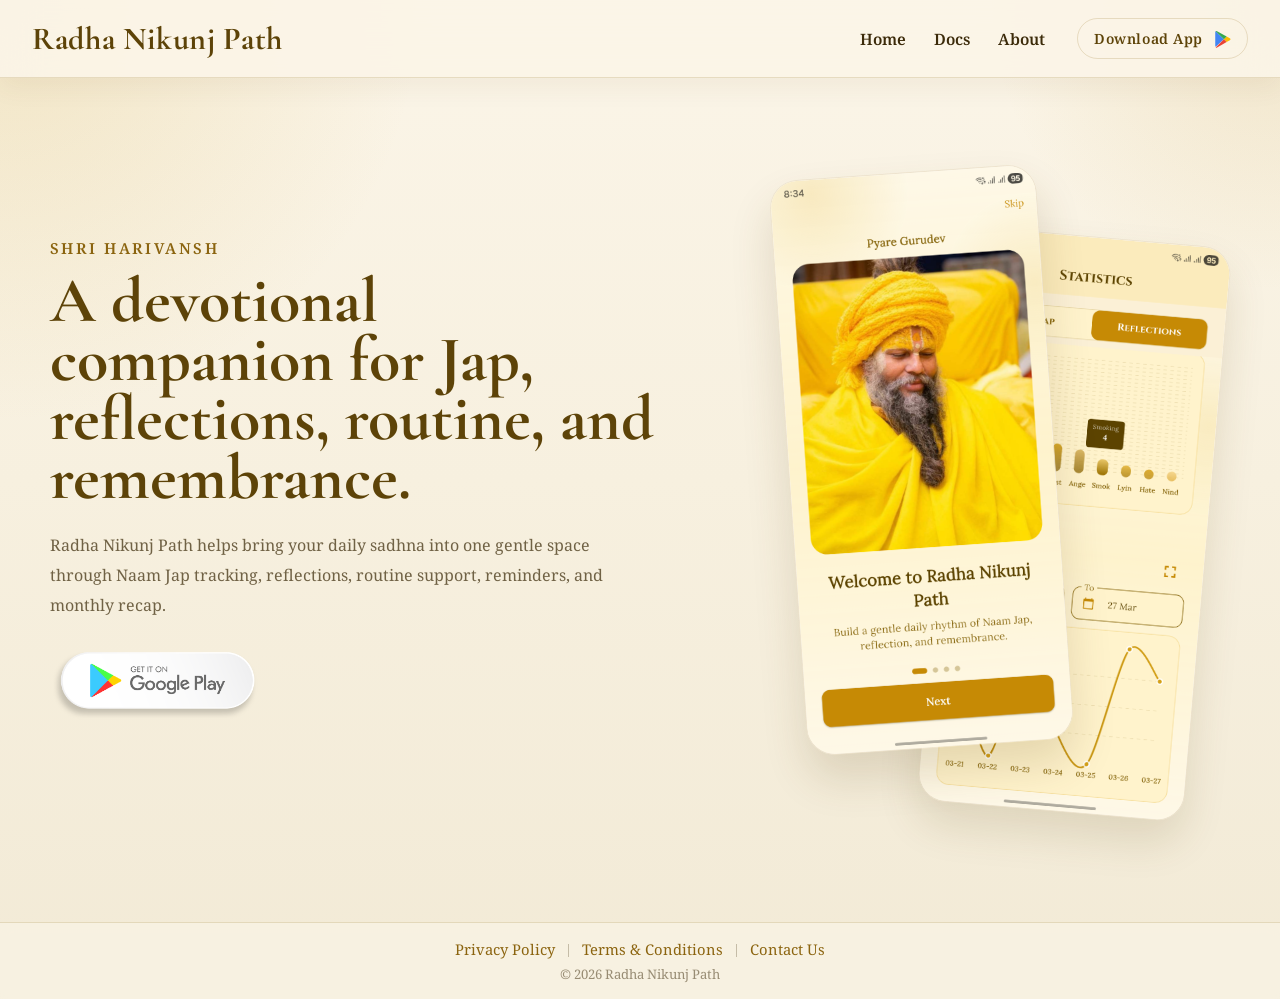
<file: index.html>
<!DOCTYPE html>
<html lang="en">
  <head>
    <meta charset="utf-8" />
    <link rel="icon" type="image/png" href="/favicon.png" />
    <meta name="viewport" content="width=device-width, initial-scale=1" />
    <meta name="theme-color" content="#f7f0df" />
    <meta name="robots" content="index, follow, max-image-preview:large, max-snippet:-1, max-video-preview:-1" />
    <meta
      name="description"
      content="Radha Nikunj Path is a devotional companion app for Shri Radha Naam with Naam Jap tracking, reflections, routine support, reminders, backup, and monthly recap."
    />
    <meta
      name="keywords"
      content="Radha Nikunj Path, Shri Radha Naam, Naam Jap app, Devotional app, Jap Counter, Reflections app, Routine app, Monthly recap, Jap reminders, Shri Hit Premanand Govind Sharan Ji Maharaj, Shri Hit Harivansh Mahaprabhu, Shri Vrindavan Dham, Rasik, Braj Ras, Shri Yamuna Ji, Shri Radha Vallabh Lal, Shri Hit Radha Keli Kunj"
    />
    <meta name="author" content="Radha Nikunj Path" />
    <meta property="og:site_name" content="Radha Nikunj Path" />
    <meta property="og:title" content="Radha Nikunj Path | Naam Jap, Reflections, Routine, and Monthly Recap" />
    <meta
      property="og:description"
      content="A devotional companion app for Shri Radha Naam with Naam Jap tracking, reflections, routine support, reminders, backup, and monthly recap."
    />
    <meta property="og:type" content="website" />
    <meta property="og:url" content="https://radhanikunjpath.github.io/" />
    <meta property="og:image" content="https://radhanikunjpath.github.io/assets/pyare-gurudev.png" />
    <meta name="twitter:card" content="summary_large_image" />
    <meta name="twitter:title" content="Radha Nikunj Path | Naam Jap, Reflections, Routine, and Monthly Recap" />
    <meta
      name="twitter:description"
      content="A devotional companion app for Shri Radha Naam with Naam Jap tracking, reflections, routine support, reminders, backup, and monthly recap."
    />
    <meta name="twitter:image" content="https://radhanikunjpath.github.io/assets/pyare-gurudev.png" />
    <link rel="canonical" href="https://radhanikunjpath.github.io/" />
    <link rel="apple-touch-icon" href="/favicon.png" />
    <link rel="manifest" href="/manifest.json" />
    <title>Radha Nikunj Path</title>
    <script type="application/ld+json" id="seo-json-ld">
        {
          "@context": "https://schema.org",
          "@graph": [
            {
              "@type": "Organization",
              "@id": "https://radhanikunjpath.github.io/#organization",
              "name": "Radha Nikunj Path",
              "url": "https://radhanikunjpath.github.io/",
              "logo": {
                "@type": "ImageObject",
                "url": "https://radhanikunjpath.github.io/favicon.png"
              },
              "image": "https://radhanikunjpath.github.io/assets/pyare-gurudev.png"
            },
            {
              "@type": "WebSite",
              "@id": "https://radhanikunjpath.github.io/#website",
              "url": "https://radhanikunjpath.github.io/",
              "name": "Radha Nikunj Path",
              "alternateName": ["Radha Nikunj Path App", "RadhaNikunjPath"],
              "description": "A devotional companion for Naam Jap, reflections, routine, reminders, and monthly recap.",
              "publisher": { "@id": "https://radhanikunjpath.github.io/#organization" },
              "inLanguage": "en"
            },
            {
              "@type": "SoftwareApplication",
              "@id": "https://radhanikunjpath.github.io/#app",
              "name": "Radha Nikunj Path",
              "applicationCategory": "ProductivityApplication",
              "operatingSystem": "Android",
              "url": "https://radhanikunjpath.github.io/",
              "image": "https://radhanikunjpath.github.io/assets/pyare-gurudev.png",
              "description": "A devotional companion app for Shri Radha Naam with Naam Jap tracking, reflections, routine support, reminders, backup, and monthly recap.",
              "author": { "@id": "https://radhanikunjpath.github.io/#organization" },
              "offers": {
                "@type": "Offer",
                "price": "0",
                "priceCurrency": "INR"
              }
            }
          ]
        }
    </script>
    <script type="module" crossorigin src="/assets/index-CwnNtDfx.js"></script>
    <link rel="stylesheet" crossorigin href="/assets/index-U_IDLNoP.css">
  </head>
  <body>
    <noscript>
      Radha Nikunj Path is a devotional companion app for Naam Jap, reflections, routine discipline, reminders, backup, and monthly recap.
      Visit Home, Docs, About, Privacy Policy, Terms and Conditions, and Contact Us from the navigation.
    </noscript>
    <div id="root"></div>
  </body>
</html>
</file>
<file: assets/index-U_IDLNoP.css>
@import"https://fonts.googleapis.com/css2?family=Cormorant+Garamond:wght@500;600;700&family=Noto+Serif:wght@400;500;600&display=swap";html,body,#root{margin:0;min-height:100%}body{min-height:100vh}a,button,input,textarea,select{font:inherit}:root{--rk-bg: #f7f0df;--rk-surface: rgba(255, 249, 237, .82);--rk-surface-strong: #fff8eb;--rk-primary: #8b640f;--rk-primary-deep: #5d4308;--rk-border: rgba(139, 100, 15, .18);--rk-text: #3c2b0a;--rk-text-soft: rgba(60, 43, 10, .72);--rk-shadow: 0 18px 40px rgba(85, 58, 12, .12)}*{box-sizing:border-box}html{scroll-behavior:smooth;scrollbar-width:none;-ms-overflow-style:none}html::-webkit-scrollbar{display:none}.app-shell{min-height:100vh;background:radial-gradient(circle at top left,rgba(214,180,86,.24),transparent 26%),radial-gradient(circle at top right,rgba(188,145,39,.16),transparent 18%),linear-gradient(180deg,#fbf5e8 0%,var(--rk-bg) 48%,#f2ead6 100%);color:var(--rk-text)}.page-stage{opacity:0;transform:translateY(10px);transition:opacity .18s ease,transform .18s ease}.page-stage.is-visible{opacity:1;transform:translateY(0)}.page-content{width:min(1180px,calc(100% - 40px));margin:0 auto;padding:0 0 80px}.hero-overline{margin:0 0 14px;font-family:"Noto Serif",serif;font-size:.95rem;font-weight:600;letter-spacing:.16em;text-transform:uppercase;color:var(--rk-primary)}.hero-title{max-width:800px;margin:0;font-family:Cormorant Garamond,"Noto Serif",serif;font-size:clamp(2.4rem,5vw,4.9rem);line-height:.92;font-weight:700;color:var(--rk-primary-deep)}.hero-copy{max-width:640px;margin:22px 0 0;font-family:"Noto Serif",Georgia,Times New Roman,serif;font-size:1rem;line-height:1.9;color:var(--rk-text-soft)}.hero-panel,.content-panel{background:var(--rk-surface);border:1px solid var(--rk-border);border-radius:30px;box-shadow:var(--rk-shadow);-webkit-backdrop-filter:blur(6px);backdrop-filter:blur(6px)}.hero-panel{padding:72px 56px}.content-panel{margin-top:28px;padding:36px 40px;min-height:180px}.content-panel h2{margin:0;font-family:Cormorant Garamond,"Noto Serif",serif;font-size:2rem;color:var(--rk-primary-deep)}.content-panel p,.content-panel li{font-family:"Noto Serif",Georgia,Times New Roman,serif;color:var(--rk-text-soft);font-size:1rem;line-height:1.9;letter-spacing:0;word-spacing:0}.section-kicker{margin:0 0 8px;font-family:"Noto Serif",serif;font-size:.8rem;font-weight:600;letter-spacing:.14em;text-transform:uppercase;color:var(--rk-primary)}.mahima-closing{margin:0;font-family:Cormorant Garamond,"Noto Serif",serif;font-size:clamp(1.3rem,3vw,1.8rem);font-weight:700;color:var(--rk-primary-deep);letter-spacing:.03em}@media(max-width:900px){.page-content{width:min(100% - 24px,1180px);padding-top:0}.hero-panel{padding:40px 24px}.content-panel{padding:28px 22px}}@media(max-width:480px){.hero-title{line-height:1}}.topbar{position:sticky;top:0;z-index:1000;display:flex;align-items:center;justify-content:space-between;gap:24px;padding:18px 32px;background:#fbf5e8eb;border-bottom:1px solid var(--rk-border);-webkit-backdrop-filter:blur(18px);backdrop-filter:blur(18px);box-shadow:0 10px 24px #634a150f}.brand-mark{background:none;border:0;padding:0;cursor:pointer;font-family:Cormorant Garamond,"Noto Serif",serif;font-size:2rem;font-weight:700;color:var(--rk-primary-deep);letter-spacing:.02em;white-space:nowrap;text-decoration:none}.topbar-right--desktop{display:flex;align-items:center;gap:32px}.topbar-nav{display:flex;align-items:center;justify-content:flex-end;gap:28px;flex-wrap:wrap}.topbar-link{background:none;border:0;padding:0;cursor:pointer;position:relative;font-family:"Noto Serif",serif;font-size:.98rem;font-weight:600;color:var(--rk-text);text-decoration:none;transition:color .18s ease,transform .18s ease}.topbar-link.is-active{color:var(--rk-primary-deep)}.topbar-link.is-active:after{transform:scaleX(1)}.topbar-link:after{content:"";position:absolute;left:0;bottom:-6px;width:100%;height:1px;background:var(--rk-primary);transform:scaleX(0);transform-origin:center;transition:transform .18s ease}.topbar-link:hover{color:var(--rk-primary-deep);transform:translateY(-1px)}.topbar-link:hover:after{transform:scaleX(1)}.download-app-btn{display:inline-flex;align-items:center;gap:10px;padding:10px 16px;border:1.5px solid var(--rk-border);border-radius:50px;background:transparent;color:var(--rk-primary-deep);font-family:"Noto Serif",serif;font-size:.88rem;font-weight:600;letter-spacing:.04em;text-decoration:none;white-space:nowrap;cursor:pointer;transition:border-color .18s ease,color .18s ease,transform .18s ease}.download-app-btn:hover{border-color:var(--rk-primary);color:var(--rk-primary);transform:translateY(-1px)}.download-app-btn:active{transform:translateY(0)}.download-app-btn .play-icon{width:18px;height:18px;flex-shrink:0}.topbar-mobile-actions{display:none;align-items:center;gap:12px}.download-app-btn--mobile{padding:8px 10px}.hamburger-btn{display:flex;flex-direction:column;justify-content:center;gap:5px;width:40px;height:40px;padding:8px;background:transparent;border:1.5px solid var(--rk-border);border-radius:10px;cursor:pointer;transition:border-color .18s ease,background .18s ease}.hamburger-btn:hover{border-color:var(--rk-primary);background:#8b640f0f}.hamburger-bar{display:block;width:100%;height:2px;border-radius:2px;background:var(--rk-primary-deep);transition:transform .26s cubic-bezier(.4,0,.2,1),opacity .2s ease,width .26s ease;transform-origin:center}.hamburger-btn.is-open .hamburger-bar:nth-child(1){transform:translateY(7px) rotate(45deg)}.hamburger-btn.is-open .hamburger-bar:nth-child(2){opacity:0;transform:scaleX(0)}.hamburger-btn.is-open .hamburger-bar:nth-child(3){transform:translateY(-7px) rotate(-45deg)}.mobile-backdrop{display:none;position:fixed;top:0;right:0;bottom:0;left:0;z-index:1100;background:#2818046b;opacity:0;transition:opacity .26s ease;pointer-events:none}.mobile-backdrop.is-open{opacity:1;pointer-events:auto}.mobile-drawer{display:none;position:fixed;top:0;right:0;bottom:0;z-index:1200;width:min(72vw,280px);flex-direction:column;background:#fffaf0;border-left:1px solid var(--rk-border);box-shadow:-8px 0 40px #553a0c29;transform:translate(100%);transition:transform .3s cubic-bezier(.4,0,.2,1);overflow-y:auto;overscroll-behavior:contain}.mobile-drawer.is-open{transform:translate(0)}.mobile-drawer-header{display:flex;align-items:center;justify-content:space-between;padding:20px 22px 16px;border-bottom:1px solid rgba(139,100,15,.14)}.mobile-drawer-brand{font-family:Cormorant Garamond,"Noto Serif",serif;font-size:1.3rem;font-weight:700;color:var(--rk-primary-deep)}.mobile-drawer-close{display:inline-flex;align-items:center;justify-content:center;width:34px;height:34px;border:1.5px solid var(--rk-border);border-radius:8px;background:transparent;color:var(--rk-text-soft);cursor:pointer;transition:border-color .16s ease,color .16s ease,background .16s ease}.mobile-drawer-close:hover{border-color:var(--rk-primary);color:var(--rk-primary-deep);background:#8b640f0f}.mobile-drawer-nav{display:flex;flex-direction:column;padding:16px 0;flex:1}.mobile-nav-link{display:flex;align-items:center;justify-content:space-between;width:100%;padding:14px 22px;background:transparent;border:0;border-bottom:1px solid rgba(139,100,15,.08);font-family:"Noto Serif",serif;font-size:1.05rem;font-weight:600;color:var(--rk-text);text-align:left;text-decoration:none;cursor:pointer;transition:background .16s ease,color .16s ease,padding-left .16s ease}.mobile-nav-link:last-child{border-bottom:0}.mobile-nav-link:hover{background:#8b640f0d;color:var(--rk-primary-deep);padding-left:28px}.mobile-nav-link.is-active{color:var(--rk-primary-deep);background:#8b640f12;font-weight:700}.mobile-drawer-footer{padding:18px 22px 28px;border-top:1px solid rgba(139,100,15,.14);display:flex;flex-direction:column;align-items:center;gap:16px}.mobile-download-btn{display:inline-flex;align-items:center;gap:10px;width:100%;padding:12px 18px;border:1.5px solid var(--rk-border);border-radius:50px;background:var(--rk-primary-deep);color:#fffaf0;font-family:"Noto Serif",serif;font-size:.92rem;font-weight:600;letter-spacing:.04em;text-decoration:none;justify-content:center;transition:background .18s ease,transform .18s ease}.mobile-download-btn:hover{background:var(--rk-primary);transform:translateY(-1px)}.mobile-download-btn .play-icon{width:18px;height:18px;flex-shrink:0}.mobile-drawer-closing{margin:0;font-family:Cormorant Garamond,"Noto Serif",serif;font-size:1rem;font-weight:600;color:var(--rk-primary);letter-spacing:.02em;text-align:center}@media(max-width:900px){.topbar-right--desktop{display:none}.topbar-mobile-actions{display:flex}.mobile-backdrop{display:block}.mobile-drawer{display:flex}.topbar{padding:14px 20px}.brand-mark{font-size:1.55rem}}@media(max-width:480px){.topbar{padding:12px 16px}.brand-mark{font-size:1.35rem}.download-app-btn--mobile{display:none}}.page-home{padding-top:44px}.home-hero{min-height:calc(100vh - 180px);display:grid;grid-template-columns:minmax(0,1.05fr) minmax(280px,.72fr);gap:40px;align-items:center}.home-hero-copy{max-width:620px}.home-hero-copy .hero-copy{max-width:560px}.play-store-link{display:inline-block;margin-top:28px}.play-store-link img{display:block;width:210px;height:auto}.home-hero-media{display:flex;justify-content:center}.home-media-stack{position:relative;width:min(100%,420px);min-height:620px}.home-screen-frame{position:absolute;right:0;top:64px;display:inline-block;border:1px solid rgba(139,100,15,.14);border-radius:28px;overflow:hidden;background:#fffbf3c7;box-shadow:0 22px 42px #5c441024;transform:rotate(5deg);animation:homeCardFloat 6.2s ease-in-out infinite;z-index:1}.home-screen-frame img{display:block;width:265px;height:auto}.home-gurudev-frame{position:absolute;left:0;top:0;display:inline-block;border:1px solid rgba(139,100,15,.14);border-radius:28px;overflow:hidden;background:#fffbf3c7;box-shadow:0 24px 44px #5c441029;transform:rotate(-4deg);animation:homeCardFloatReverse 7.1s ease-in-out infinite;z-index:2}.home-gurudev-frame img{display:block;width:265px;height:auto}@keyframes homeCardFloat{0%,to{transform:translateY(0) rotate(5deg)}50%{transform:translateY(-10px) rotate(6.5deg)}}@keyframes homeCardFloatReverse{0%,to{transform:translateY(0) rotate(-4deg)}50%{transform:translateY(12px) rotate(-5.5deg)}}@media(max-width:900px){.page-home{padding-top:28px}.home-hero{grid-template-columns:1fr;min-height:auto;gap:26px}.home-hero-copy{max-width:none;text-align:center}.home-hero-copy .hero-title,.home-hero-copy .hero-copy{margin-left:auto;margin-right:auto;text-align:center}.play-store-link{display:flex;justify-content:center}.home-hero-media{justify-content:center}.play-store-link img{width:190px}.home-media-stack{min-height:520px;width:min(100%,340px)}.home-screen-frame{top:72px;right:4px}.home-screen-frame img,.home-gurudev-frame img{width:230px}}@media(max-width:480px){.home-media-stack{min-height:420px;width:min(100%,280px);margin:0 auto}.home-screen-frame img,.home-gurudev-frame img{width:185px}.home-screen-frame{top:52px;right:0}}.page-docs{width:100%;padding-top:32px;position:relative}.page-docs:before{content:"";position:absolute;top:0;left:0;right:0;bottom:0;background:linear-gradient(180deg,#fbf5e8d1,#fbf5e894 18%,#fbf5e800);pointer-events:none}.docs-toc-toggle{display:none}.docs-layout{width:min(1080px,calc(100% - 32px));margin:0 auto;display:grid;grid-template-columns:minmax(220px,260px) minmax(0,1fr);gap:22px;align-items:start;position:relative;z-index:1}.docs-sidebar{position:sticky;top:92px;align-self:start;max-height:calc(100vh - 112px);overflow-y:auto;padding-right:18px;border-right:1px solid rgba(139,100,15,.18);scrollbar-width:none;-ms-overflow-style:none}.docs-sidebar::-webkit-scrollbar{display:none}.docs-sidebar-nav{display:grid;gap:10px}.docs-sidebar-link{display:grid;grid-template-columns:38px minmax(0,1fr);gap:10px;align-items:center;padding:8px 0;font-size:1.02rem;color:var(--rk-text);text-decoration:none;transition:transform .16s ease,color .16s ease}.docs-sidebar-link:hover{color:var(--rk-primary-deep);transform:translate(2px)}.docs-sidebar-link.is-active{color:var(--rk-primary-deep);text-shadow:.4px 0 0 currentColor,-.4px 0 0 currentColor}.docs-sidebar-index{display:inline-flex;align-items:center;justify-content:center;width:34px;height:34px;border-radius:50%;border:1px solid rgba(139,100,15,.16);background:transparent;font-family:"Noto Serif",Georgia,Times New Roman,serif;font-size:.9rem;font-weight:700;color:var(--rk-primary)}.docs-sidebar-link.is-active .docs-sidebar-index{background:#dfc17b1f;border-color:#8b640f3d;color:var(--rk-primary-deep)}.docs-content{display:grid;gap:24px;padding-top:18px;padding-left:10px}.docs-lesson-card{display:grid;grid-template-columns:minmax(0,1.38fr) minmax(220px,.62fr);gap:22px;align-items:start;scroll-margin-top:148px;padding-bottom:26px;border-bottom:1px solid rgba(139,100,15,.14)}.docs-lesson-card:last-child{border-bottom:0;padding-bottom:0}.docs-lesson-card h2{margin-bottom:14px}.docs-lesson-intro{margin:0 0 22px;max-width:58ch;font-family:"Noto Serif",Georgia,Times New Roman,serif;font-size:1rem;line-height:1.9}.docs-lesson-copy{max-width:66ch}.docs-lesson-copy p,.docs-lesson-copy li{font-family:"Noto Serif",Georgia,Times New Roman,serif;font-size:1rem;line-height:1.9;letter-spacing:0;word-spacing:0}.docs-detail-block+.docs-detail-block{margin-top:20px}.docs-detail-block h3{margin:0 0 10px;font-family:Cormorant Garamond,"Noto Serif",serif;font-size:1.7rem;color:var(--rk-primary-deep)}.docs-step-list,.docs-note-list{margin:0;padding-left:22px}.docs-step-list li+li,.docs-note-list li+li{margin-top:12px}.docs-media-column{display:grid;gap:18px}.docs-media-card{margin:0;border:1px solid rgba(139,100,15,.1);border-radius:22px;background:transparent;overflow:hidden;transition:border-color .18s ease}.docs-media-card img{display:block;width:100%;height:auto;border-radius:16px}.docs-media-card:hover{border-color:#8b640f2e}.docs-media-secondary img{max-height:380px;object-fit:contain}.docs-media-missing{display:grid;place-items:center;min-height:360px;color:var(--rk-text-soft);font-family:"Noto Serif",serif;text-align:center;border:1px dashed rgba(139,100,15,.18)}@media(max-width:900px){.docs-toc-toggle{display:flex;align-items:center;gap:8px;width:min(1080px,calc(100% - 32px));margin:0 auto 16px;padding:10px 16px;border:1.5px solid var(--rk-border);border-radius:10px;background:#fff9ede6;color:var(--rk-primary-deep);font-family:"Noto Serif",serif;font-size:.95rem;font-weight:600;cursor:pointer;transition:border-color .16s ease,background .16s ease;position:relative;z-index:2}.docs-toc-toggle:hover{border-color:var(--rk-primary);background:#fff9ed}.docs-toc-chevron{margin-left:auto;transition:transform .24s ease}.docs-toc-chevron.is-open{transform:rotate(180deg)}.docs-layout,.docs-lesson-card{grid-template-columns:1fr}.docs-sidebar{position:static;max-height:0;overflow:hidden;padding-right:0;padding-bottom:0;border-right:0;border-bottom:0;transition:max-height .3s ease,padding-bottom .3s ease}.docs-sidebar.is-open{max-height:600px;padding-bottom:18px;border-bottom:1px solid rgba(139,100,15,.18);overflow-y:auto}.docs-content{padding-left:0;padding-top:16px}.docs-media-secondary img{max-width:min(100%,290px)}}@media(max-width:480px){.docs-lesson-card{scroll-margin-top:100px}.docs-detail-block h3{font-size:1.4rem}}.page-about{width:min(980px,calc(100% - 32px));margin:0 auto;padding-top:32px}.about-document-header{padding:44px 0 34px;border-bottom:1px solid rgba(139,100,15,.18);text-align:center}.about-document-header .hero-title{margin-left:auto;margin-right:auto;text-align:center}.about-document-header .hero-copy{max-width:760px;text-align:center;margin-left:auto;margin-right:auto}.about-document-section{padding:30px 0;border-bottom:1px solid rgba(139,100,15,.18)}.about-document-section:last-child{border-bottom:0}.about-document-section h2{margin:0 0 14px;font-family:Cormorant Garamond,"Noto Serif",serif;font-size:2rem;color:var(--rk-primary-deep)}.about-document-section p,.about-document-section li{font-family:"Noto Serif",Georgia,Times New Roman,serif;font-size:1rem;line-height:1.9;color:var(--rk-text-soft)}.about-document-list{margin:0;padding-left:22px}.about-document-list li+li{margin-top:10px}@media(max-width:480px){.about-document-header{padding:30px 0 24px}.about-document-section h2{font-size:1.6rem}}.page-privacy{width:100%;margin:0;padding-top:32px;position:relative}.page-privacy:before{content:"";position:absolute;top:0;left:0;right:0;bottom:0;background:linear-gradient(180deg,#fbf5e8d1,#fbf5e894 18%,#fbf5e800);pointer-events:none}.privacy-header{position:relative;z-index:1;width:min(980px,calc(100% - 32px));margin:0 auto;padding:44px 0 34px;border-bottom:1px solid rgba(139,100,15,.18);text-align:center}.privacy-header .hero-title{margin-left:auto;margin-right:auto;text-align:center}.privacy-header .hero-copy{max-width:760px;text-align:center;margin-left:auto;margin-right:auto}.privacy-section{position:relative;z-index:1;width:min(980px,calc(100% - 32px));margin:0 auto;padding:30px 0;border-bottom:1px solid rgba(139,100,15,.18)}.privacy-section:last-of-type{border-bottom:0}.privacy-section h2{margin:0 0 14px;font-family:Cormorant Garamond,"Noto Serif",serif;font-size:1.6rem;color:var(--rk-primary-deep)}.privacy-section p,.privacy-section li{font-family:"Noto Serif",Georgia,Times New Roman,serif;font-size:1rem;line-height:1.9;color:var(--rk-text-soft)}.privacy-section p{margin:0 0 14px}.privacy-section p:last-child{margin-bottom:0}.privacy-section ul,.privacy-section ol{margin:0 0 14px;padding-left:22px}.privacy-section li+li{margin-top:8px}.privacy-note{padding:18px 20px;border-left:3px solid var(--rk-primary);background:#8b640f0a;border-radius:12px;font-family:"Noto Serif",serif;font-size:.95rem;line-height:1.9;color:var(--rk-text-soft)}.privacy-footer{position:relative;z-index:1;width:min(980px,calc(100% - 32px));margin:0 auto;padding:28px 0 60px;text-align:center}.privacy-footer p{font-family:"Noto Serif",Georgia,Times New Roman,serif;font-size:.95rem;line-height:1.9;color:var(--rk-text-soft);margin:0 0 14px}@media(max-width:480px){.privacy-header{padding:30px 0 24px}}.page-contact{width:min(980px,calc(100% - 32px));margin:0 auto;padding-top:32px}.contact-header{padding:44px 0 34px;border-bottom:1px solid rgba(139,100,15,.18);text-align:center}.contact-header .hero-title{margin-left:auto;margin-right:auto;text-align:center}.contact-header .hero-copy{max-width:620px;text-align:center;margin-left:auto;margin-right:auto}.contact-body{display:grid;grid-template-columns:repeat(2,1fr);gap:24px;padding:40px 0 60px}.contact-card{padding:32px 28px;border:1px solid var(--rk-border);border-radius:22px;background:var(--rk-surface);transition:transform .22s ease,box-shadow .22s ease,border-color .22s ease}.contact-card:hover{transform:translateY(-4px);box-shadow:0 12px 32px #553a0c1a;border-color:#8b640f4d}.contact-card-icon{display:inline-flex;align-items:center;justify-content:center;width:52px;height:52px;border-radius:50%;border:1px solid var(--rk-border);color:var(--rk-primary);margin-bottom:18px}.contact-card h2{margin:0 0 10px;font-family:Cormorant Garamond,"Noto Serif",serif;font-size:1.6rem;color:var(--rk-primary-deep)}.contact-card p{margin:0;font-family:"Noto Serif",Georgia,Times New Roman,serif;font-size:.95rem;line-height:1.8;color:var(--rk-text-soft)}.contact-email-link,.contact-form-link{display:inline-block;margin-top:12px;font-family:"Noto Serif",serif;font-size:.95rem;font-weight:600;color:var(--rk-primary);text-decoration:none;border-bottom:1px solid transparent;transition:border-color .18s ease,color .18s ease}.contact-email-link:hover,.contact-form-link:hover{color:var(--rk-primary-deep);border-bottom-color:var(--rk-primary-deep)}@media(max-width:900px){.contact-body{grid-template-columns:1fr}}@media(max-width:480px){.contact-header{padding:30px 0 24px}.contact-card{padding:24px 20px}}.page-terms{width:100%;margin:0;padding-top:32px;position:relative}.page-terms:before{content:"";position:absolute;top:0;left:0;right:0;bottom:0;background:linear-gradient(180deg,#fbf5e8d1,#fbf5e894 18%,#fbf5e800);pointer-events:none}.terms-header{position:relative;z-index:1;width:min(980px,calc(100% - 32px));margin:0 auto;padding:44px 0 34px;border-bottom:1px solid rgba(139,100,15,.18);text-align:center}.terms-header .hero-title{margin-left:auto;margin-right:auto;text-align:center}.terms-header .hero-copy{max-width:760px;text-align:center;margin-left:auto;margin-right:auto}.terms-section{position:relative;z-index:1;width:min(980px,calc(100% - 32px));margin:0 auto;padding:30px 0;border-bottom:1px solid rgba(139,100,15,.18)}.terms-section:last-of-type{border-bottom:0}.terms-section h2{margin:0 0 14px;font-family:Cormorant Garamond,"Noto Serif",serif;font-size:1.6rem;color:var(--rk-primary-deep)}.terms-section p,.terms-section li{font-family:"Noto Serif",Georgia,Times New Roman,serif;font-size:1rem;line-height:1.9;color:var(--rk-text-soft)}.terms-section p{margin:0 0 14px}.terms-section p:last-child{margin-bottom:0}.terms-section ul,.terms-section ol{margin:0 0 14px;padding-left:22px}.terms-section li+li{margin-top:8px}.terms-note{padding:18px 20px;border-left:3px solid var(--rk-primary);background:#8b640f0a;border-radius:12px;font-family:"Noto Serif",serif;font-size:.95rem;line-height:1.9;color:var(--rk-text-soft)}.terms-footer{position:relative;z-index:1;width:min(980px,calc(100% - 32px));margin:0 auto;padding:28px 0 60px;text-align:center}.terms-footer p{font-family:"Noto Serif",Georgia,Times New Roman,serif;font-size:.95rem;line-height:1.9;color:var(--rk-text-soft);margin:0 0 14px}@media(max-width:480px){.terms-header{padding:30px 0 24px}}.site-footer{width:100%;border-top:1px solid var(--rk-border);background:#fbf5e899;-webkit-backdrop-filter:blur(6px);backdrop-filter:blur(6px)}.footer-inner{width:min(1180px,calc(100% - 40px));margin:0 auto;padding:16px 0;display:flex;flex-direction:column;align-items:center;gap:6px}.footer-links{display:flex;align-items:center;gap:12px}.footer-links a{font-family:"Noto Serif",serif;font-size:.92rem;color:var(--rk-primary);text-decoration:none;transition:color .18s ease}.footer-links a:hover{color:var(--rk-primary-deep);text-decoration:underline}.footer-pipe{color:var(--rk-text-soft);opacity:.5;font-size:.92rem;-webkit-user-select:none;user-select:none}.footer-copy{margin:0;font-family:"Noto Serif",serif;font-size:.82rem;color:var(--rk-text-soft);opacity:.7}@media(max-width:480px){.footer-links{flex-direction:column;gap:6px}.footer-pipe{display:none}}
</file>
